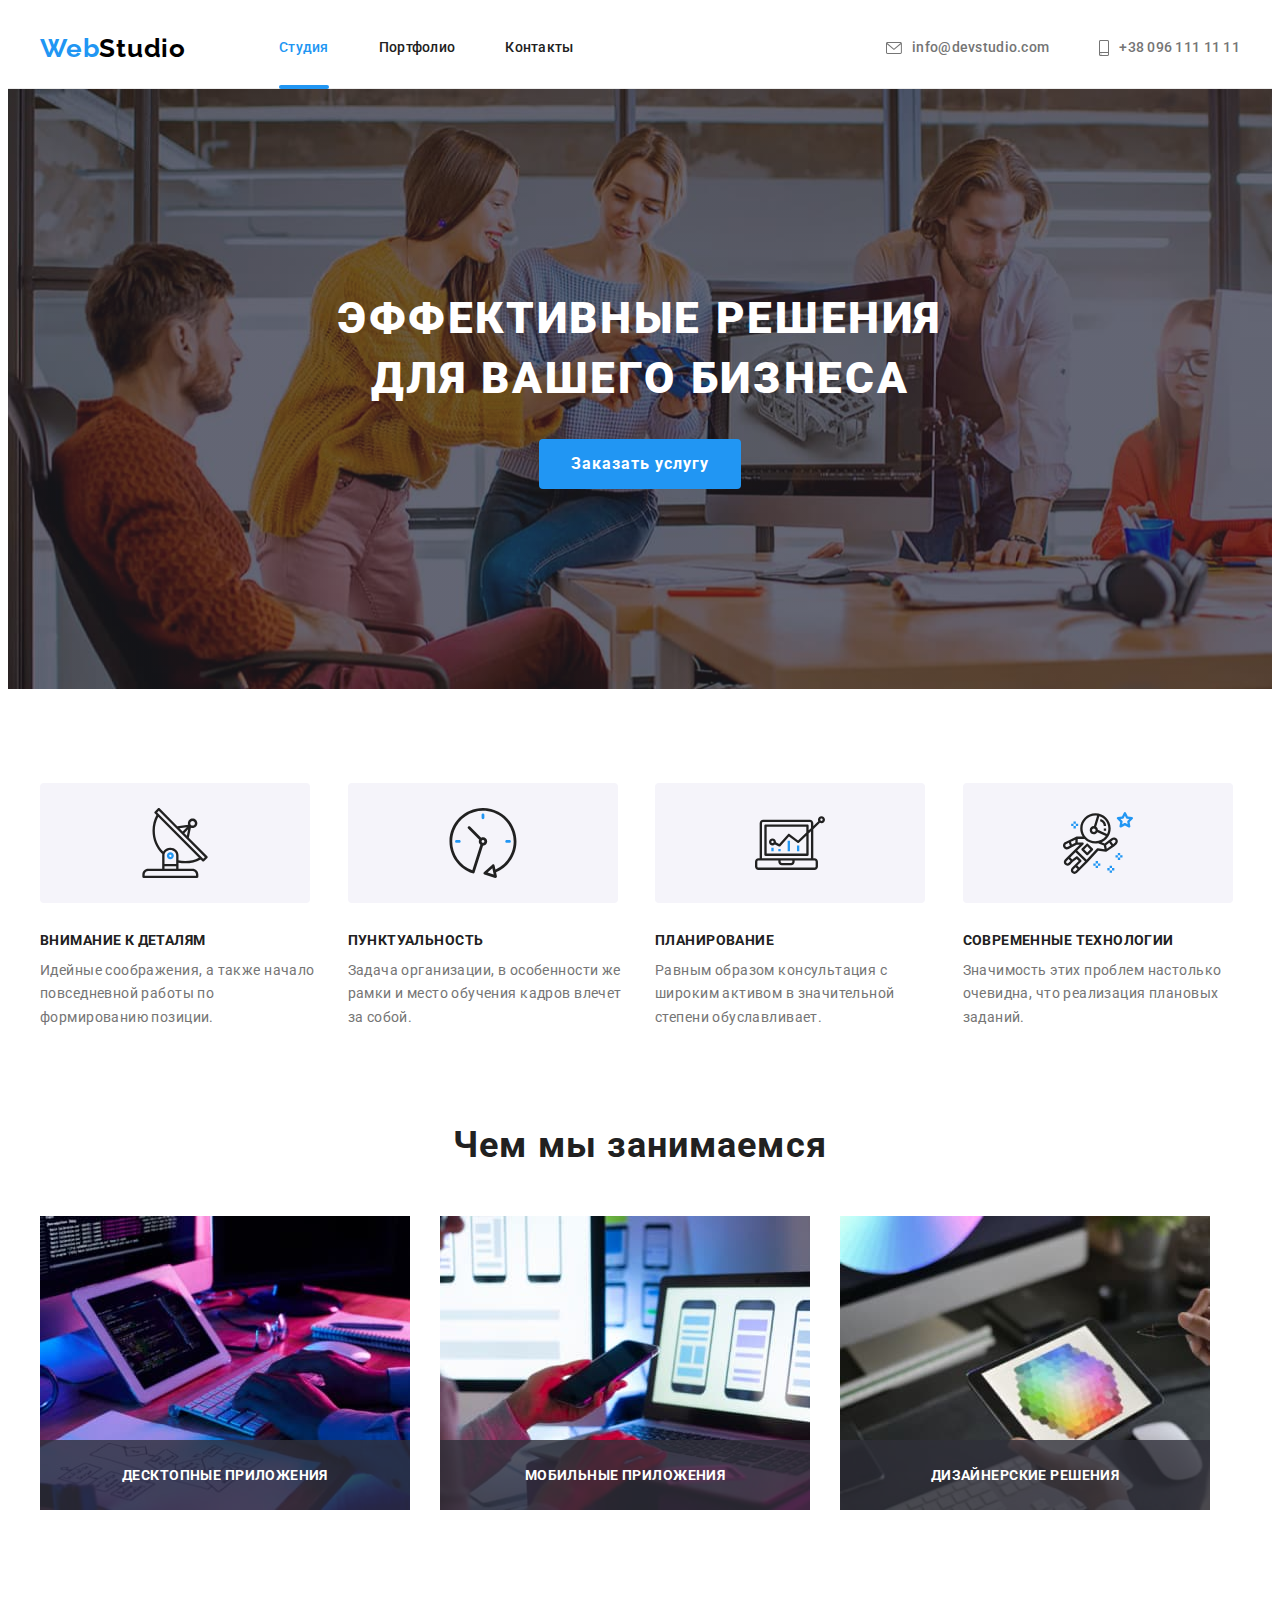
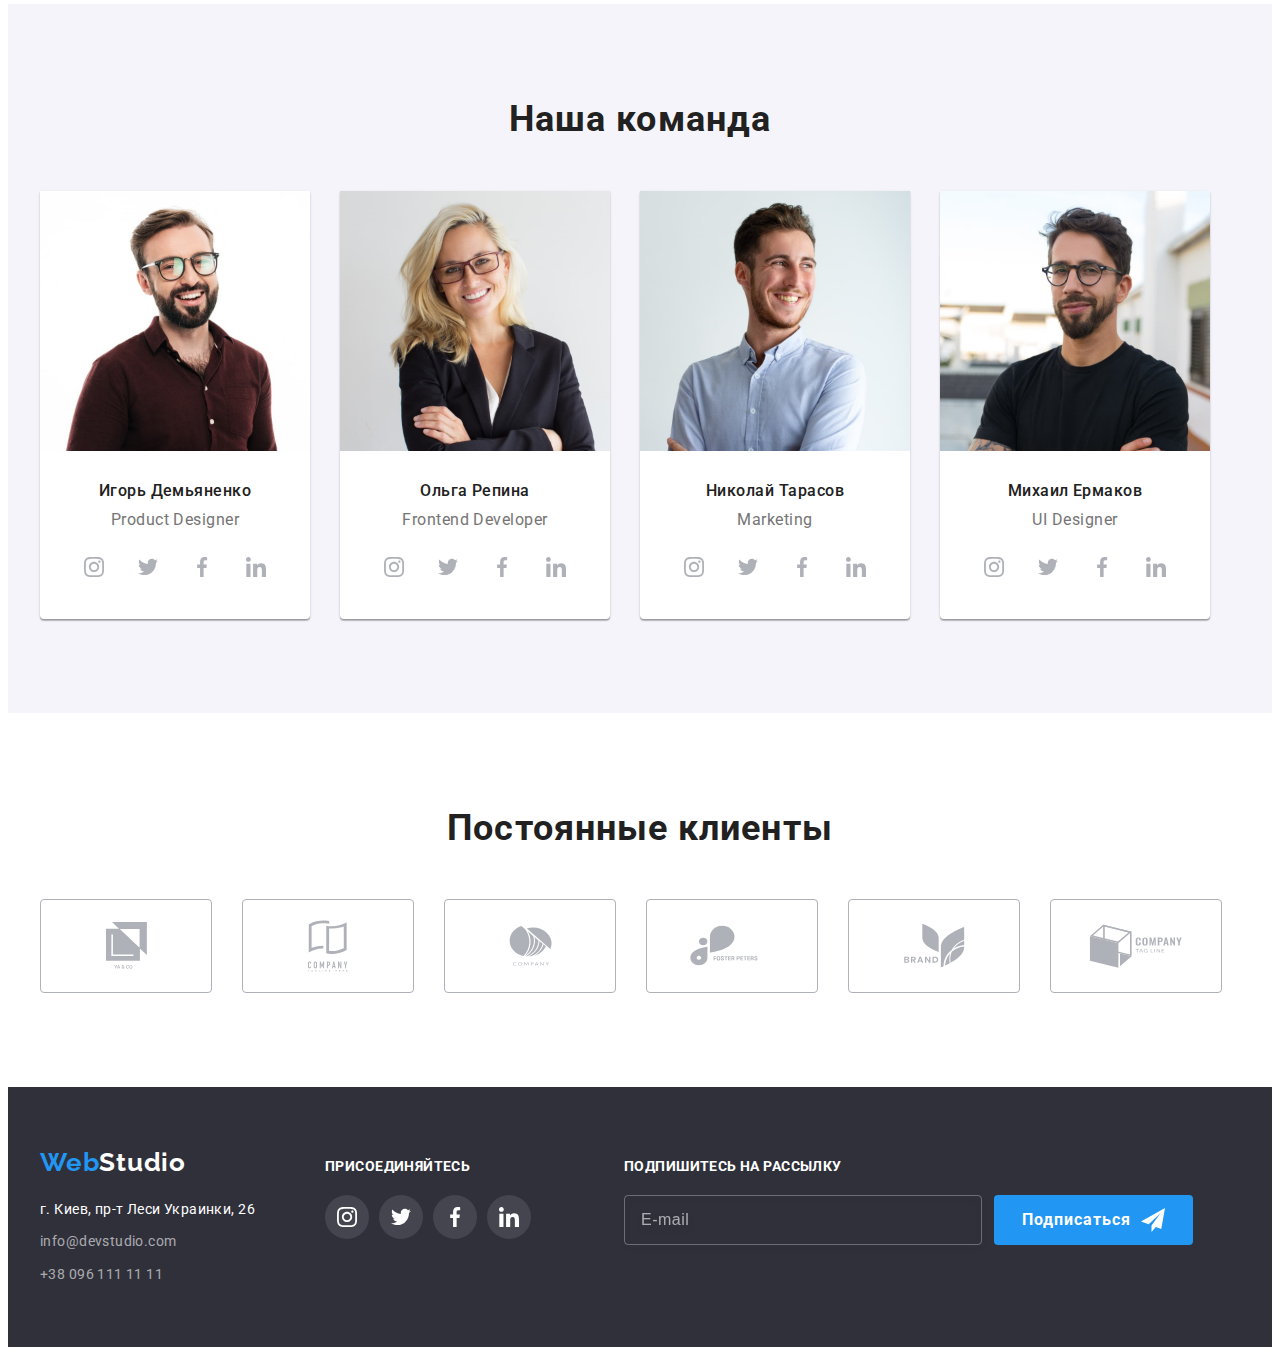
<file: index.html>
<!DOCTYPE html>
<html lang="ru">
  <head>
    <meta charset="UTF-8" />
    <meta http-equiv="X-UA-Compatible" content="IE=edge" />
    <meta name="viewport" content="width=device-width, initial-scale=1.0" />
    <title>WebStudio</title>
    <link rel="preconnect" href="https://fonts.gstatic.com" />
    <link
      href="https://fonts.googleapis.com/css2?family=Raleway:wght@700&family=Roboto:wght@400;500;700;900&display=swap"
      rel="stylesheet"/>
    <link
      rel="stylesheet"
      href="https://cdnjs.cloudflare.com/ajax/libs/modern-normalize/1.1.0/modern-normalize.min.css"
      integrity="sha512-wpPYUAdjBVSE4KJnH1VR1HeZfpl1ub8YT/NKx4PuQ5NmX2tKuGu6U/JRp5y+Y8XG2tV+wKQpNHVUX03MfMFn9Q=="
      crossorigin="anonymous"
      referrerpolicy="no-referrer"/>
    <link rel="stylesheet" href="./css/main.min.css" />
  </head>
  <body>
    <header class="header">
      <div class="container main-navigation">
        <nav class="navigation">
          <a lang="en" href="./index.html" class="logo">
            Web<span class="logo__color">Studio</span>
          </a>
          <ul class="menu list">
            <li class="menu__item">
              <a href="./index.html" class="menu__link current">Студия</a>
            </li>

            <li class="menu__item">
              <a href="./portfolio.html" class="menu__link">Портфолио</a>
            </li>

            <li class="menu__item">
              <a href="#" class="menu__link">Контакты</a>
            </li>
          </ul>
        </nav>
        <ul class="contacts list">
          <li class="contacts__item">
            <a class="contacts__link" href="mailto:info@devstudio.com">
              <svg class="contacts__icons" width="16px" height="12px">
                <use href="./images/svg/sprite.svg#icon-envelope-contact"></use>
              </svg>
              info&#64;devstudio.com
            </a>
          </li>

          <li class="contacts__item">
            <a class="contacts__link" href="tel:+380961111111">
              <svg class="contacts__icons" width="10px" height="16px">
                <use href="./images/svg/sprite.svg#icon-smartphone-contact"></use>
              </svg>
              +38 096 111 11 11
            </a>
          </li>
        </ul>
      </div>
    </header>
    <!-- MAIN -->
    <main>
      <section class="main-section">
        <div class="container">
          <h1 class="main-section__title">
            Эффективные решения<br />
            для вашего бизнеса
          </h1>
          <button data-modal-open type="button" class="main-button" aria-label="Заказать услугу">
            Заказать услугу
          </button>
        </div>
      </section>

      <!-- QUALITIES -->
      <section class="qualities">
        <div class="container">
          <h2 class="visually-hidden">Наши качества</h2>
          <ul class="qualities-list list">
            <li class="qualities-list__item">
              <div class="static-block">
                <svg class="static-block__icons">
                  <use href="./images/svg/sprite.svg#icon-antenna"></use>
                </svg>
              </div>
              <h3 class="qualities-list__tiltle">Внимание к деталям</h3>
              <p class="qualities-list__text">
                Идейные соображения, а также начало повседневной работы по формированию позиции.
              </p>
            </li>

            <li class="qualities-list__item">
              <div class="static-block">
                <svg class="static-block__icons">
                  <use href="./images/svg/sprite.svg#icon-clock"></use>
                </svg>
              </div>
              <h3 class="qualities-list__tiltle">Пунктуальность</h3>
              <p class="qualities-list__text">
                Задача организации, в особенности же рамки и место обучения кадров влечет за собой.
              </p>
            </li>

            <li class="qualities-list__item">
              <div class="static-block">
                <svg class="static-block__icons">
                  <use href="./images/svg/sprite.svg#icon-diagram"></use>
                </svg>
              </div>
              <h3 class="qualities-list__tiltle">Планирование</h3>
              <p class="qualities-list__text">
                Равным образом консультация с широким активом в значительной степени обуславливает.
              </p>
            </li>

            <li class="qualities-list__item">
              <div class="static-block">
                <svg class="static-block__icons">
                  <use href="./images/svg/sprite.svg#icon-astronaut"></use>
                </svg>
              </div>
              <h3 class="qualities-list__tiltle">Современные технологии</h3>
              <p class="qualities-list__text">
                Значимость этих проблем настолько очевидна, что реализация плановых заданий.
              </p>
            </li>
          </ul>
        </div>
      </section>
      <!-- DIRECTION -->
      <section class="direction">
        <div class="container">
          <h2 class="section-title">Чем мы занимаемся</h2>
          <ul class="direction-list list">
            <li class="direction-list__item">
              <img src="./images/studio/box1.jpg" alt="Вёрстка по алгоритму" width="370" />
              <div class="direction-lable">
                <p class="direction-lable__text">Десктопные приложения</p>
              </div>
            </li>

            <li class="direction-list__item">
              <img src="./images/studio/box2.jpg" alt="Адаптивная вёрстка" width="370" />
              <div class="direction-lable">
                <p class="direction-lable__text">Мобильные приложения</p>
              </div>
            </li>

            <li class="direction-list__item">
              <img src="./images/studio/box3.jpg" alt="Веб дизайн" width="370" />
              <div class="direction-lable">
                <p class="direction-lable__text">Дизайнерские решения</p>
              </div>
            </li>
          </ul>
        </div>
      </section>
      <!-- TEAM -->
      <section class="team">
        <div class="container">
          <h2 class="section-title">Наша команда</h2>
          <ul class="team-list list">
            <li class="team-list__item">
              <img src="./images/studio/img1.jpg" alt="Фото Игоря Демьяненка" width="270" />
              <div class="bottom-item">
                <h3 class="bottom-item__title">Игорь Демьяненко</h3>
                <p class="bottom-item__text" lang="en">Product Designer</p>
                
                <ul class="social-networks list social-networks__style">
                  <li class="social-networks__item">
                    <a class="social-networks__link link" href="#">
                      <svg class="social-networks__icons">
                        <use href="./images/svg/sprite.svg#icon-instagram"></use>
                      </svg>
                    </a>
                  </li>
                  <li class="social-networks__item">
                    <a class="social-networks__link link" href="#">
                      <svg class="social-networks__icons">
                        <use href="./images/svg/sprite.svg#icon-twitter"></use>
                      </svg>
                    </a>
                  </li>
                  <li class="social-networks__item">
                    <a class="social-networks__link link" href="#">
                      <svg class="social-networks__icons">
                        <use href="./images/svg/sprite.svg#icon-facebook"></use>
                      </svg>
                    </a>
                  </li>
                  <li class="social-networks__item">
                    <a class="social-networks__link link" href="#">
                      <svg class="social-networks__icons">
                        <use href="./images/svg/sprite.svg#icon-linkedin"></use>
                      </svg>
                    </a>
                  </li>
                </ul>
              </div>
            </li>

            <li class="team-list__item">
              <img src="./images/studio/img2.jpg" alt="Фото Ольги Репиной" width="270" />
              <div class="bottom-item">
                <h3 class="bottom-item__title">Ольга Репина</h3>
                <p class="bottom-item__text" lang="en">Frontend Developer</p>
                <ul class="social-networks list social-networks__style">
                  <li class="social-networks__item">
                    <a class="social-networks__link link" href="#">
                      <svg class="social-networks__icons">
                        <use href="./images/svg/sprite.svg#icon-instagram"></use>
                      </svg>
                    </a>
                  </li>
                  <li class="social-networks__item">
                    <a class="social-networks__link link" href="#">
                      <svg class="social-networks__icons">
                        <use href="./images/svg/sprite.svg#icon-twitter"></use>
                      </svg>
                    </a>
                  </li>
                  <li class="social-networks__item">
                    <a class="social-networks__link link" href="#">
                      <svg class="social-networks__icons">
                        <use href="./images/svg/sprite.svg#icon-facebook"></use>
                      </svg>
                    </a>
                  </li>
                  <li class="social-networks__item">
                    <a class="social-networks__link link" href="#">
                      <svg class="social-networks__icons">
                        <use href="./images/svg/sprite.svg#icon-linkedin"></use>
                      </svg>
                    </a>
                  </li>
                </ul>
              </div>
            </li>

            <li class="team-list__item">
              <img src="./images/studio/img3.jpg" alt="Фото Николая Тарасова" width="270" />
              <div class="bottom-item">
                <h3 class="bottom-item__title">Николай Тарасов</h3>
                <p class="bottom-item__text" lang="en">Marketing</p>
                <ul class="social-networks list social-networks__style">
                  <li class="social-networks__item">
                    <a class="social-networks__link link" href="#">
                      <svg class="social-networks__icons">
                        <use href="./images/svg/sprite.svg#icon-instagram"></use>
                      </svg>
                    </a>
                  </li>
                  <li class="social-networks__item">
                    <a class="social-networks__link link" href="#">
                      <svg class="social-networks__icons">
                        <use href="./images/svg/sprite.svg#icon-twitter"></use>
                      </svg>
                    </a>
                  </li>
                  <li class="social-networks__item">
                    <a class="social-networks__link link" href="#">
                      <svg class="social-networks__icons">
                        <use href="./images/svg/sprite.svg#icon-facebook"></use>
                      </svg>
                    </a>
                  </li>
                  <li class="social-networks__item">
                    <a class="social-networks__link link" href="#">
                      <svg class="social-networks__icons">
                        <use href="./images/svg/sprite.svg#icon-linkedin"></use>
                      </svg>
                    </a>
                  </li>
                </ul>
              </div>
            </li>

            <li class="team-list__item">
              <img src="./images/studio/img4.jpg" alt="Фото Михаила Ермакова" width="270" />
              <div class="bottom-item">
                <h3 class="bottom-item__title">Михаил Ермаков</h3>
                <p class="bottom-item__text" lang="en">UI Designer</p>
                <ul class="social-networks list social-networks__style">
                  <li class="social-networks__item">
                    <a class="social-networks__link link" href="#">
                      <svg class="social-networks__icons">
                        <use href="./images/svg/sprite.svg#icon-instagram"></use>
                      </svg>
                    </a>
                  </li>
                  <li class="social-networks__item">
                    <a class="social-networks__link link" href="#">
                      <svg class="social-networks__icons">
                        <use href="./images/svg/sprite.svg#icon-twitter"></use>
                      </svg>
                    </a>
                  </li>
                  <li class="social-networks__item">
                    <a class="social-networks__link link" href="#">
                      <svg class="social-networks__icons">
                        <use href="./images/svg/sprite.svg#icon-facebook"></use>
                      </svg>
                    </a>
                  </li>
                  <li class="social-networks__item">
                    <a class="social-networks__link link" href="#">
                      <svg class="social-networks__icons">
                        <use href="./images/svg/sprite.svg#icon-linkedin"></use>
                      </svg>
                    </a>
                  </li>
                </ul>
              </div>
            </li>
          </ul>
        </div>
      </section>
      <!-- CLIENTS -->
      <section class="clients">
        <div class="container">
          <h2 class="section-title">Постоянные клиенты</h2>
          <ul class="clients-list list">
            <li class="clients-list__item">
              <a class="clients-list__link" href="#">
                <svg class="clients-list__icons" width="41" height="47">
                  <use href="./images/svg/sprite.svg#icon-client-1"></use>
                </svg>
              </a>
            </li>
            <li class="clients-list__item">
              <a class="clients-list__link" href="#">
                <svg class="clients-list__icons" width="40" height="52">
                  <use href="./images/svg/sprite.svg#icon-client-2"></use>
                </svg>
              </a>
            </li>
            <li class="clients-list__item">
              <a class="clients-list__link" href="#">
                <svg class="clients-list__icons" width="43" height="41">
                  <use href="./images/svg/sprite.svg#icon-client-3"></use>
                </svg>
              </a>
            </li>
            <li class="clients-list__item">
              <a class="clients-list__link" href="#">
                <svg class="clients-list__icons" width="84" height="41">
                  <use href="./images/svg/sprite.svg#icon-client-4"></use>
                </svg>
              </a>
            </li>
            <li class="clients-list__item">
              <a class="clients-list__link" href="#">
                <svg class="clients-list__icons" width="63" height="45">
                  <use href="./images/svg/sprite.svg#icon-client-5"></use>
                </svg>
              </a>
            </li>
            <li class="clients-list__item">
              <a class="clients-list__link" href="#">
                <svg class="clients-list__icons" width="94" height="44">
                  <use href="./images/svg/sprite.svg#icon-client-6"></use>
                </svg>
              </a>
            </li>
          </ul>
        </div>
      </section>
    </main>


    <!-- FOOTER -->
    <footer class="footer">
      <div class=" container footer-block">
          <div class="address-block">
              <a class="logo footer__logo" lang="en" href="./index.html">Web<span class="footer__logo--inverse-color">Studio</span></a>
              <address class="address address-style">г. Киев, пр-т Леси Украинки, 26</address>
              <ul class="footer-list list">
                  <li class="footer-list__item">
                      <a class="footer-list__contacts" href="mailto:info@devstudio.com">info@devstudio.com</a>
                  </li>
                  <li class="footer-list__item">
                      <a class="footer-list__contacts" href="tel:+380961111111">+38 096 111 11 11</a>
                  </li>
              </ul>
          </div>
          <div class="social">
              <p class="social-text">Присоединяйтесь</p>
              
              <ul class="social-networks list">
                <li class="social-networks__item">
                  <a class="social-networks__link link social-networks--link-style" href="#">
                    <svg class="social-networks__icons">
                      <use href="./images/svg/sprite.svg#icon-instagram"></use>
                    </svg>
                  </a>
                </li>
                <li class="social-networks__item">
                  <a class="social-networks__link link social-networks--link-style" href="#">
                    <svg class="social-networks__icons">
                      <use href="./images/svg/sprite.svg#icon-twitter"></use>
                    </svg>
                  </a>
                </li>
                <li class="social-networks__item">
                  <a class="social-networks__link link social-networks--link-style" href="#">
                    <svg class="social-networks__icons">
                      <use href="./images/svg/sprite.svg#icon-facebook"></use>
                    </svg>
                  </a>
                </li>
                <li class="social-networks__item">
                  <a class="social-networks__link link social-networks--link-style" href="#">
                    <svg class="social-networks__icons">
                      <use href="./images/svg/sprite.svg#icon-linkedin"></use>
                    </svg>
                  </a>
                </li>
              </ul>
          </div>

          <div class="footer-form">
            <p class="social-text">Подпишитесь на рассылку</p>
            <form class="subscribe-form" autocomplete="off">
              <label class="visually-hidden" for="sub-email" alt="Подпишитесь на рассылку"></label>
              <input class="subscribe-form__input" type="email" name="email" id="sub-email" placeholder="E-mail" required>
              <button class="main-button footer-btn-style" type="submit" aria-label="Подписаться">
                Подписаться
                <svg class="icon-send" width="24" height="24">
                  <use href="./images/svg/sprite.svg#icon-plane-send"></use>>
                </svg>
              </button>
  
            </form>
      </div>
  </footer>
    
  <div data-modal class="backdrop is-hidden">
      <div class="modal modal-style">
        <button data-modal-close class="close-button">
          <svg class="close-button__icon-cross" width="11" height="11">
            <use href="./images/svg/sprite.svg#icon-cross"></use>
          </svg>
        </button>
        <form class="order-form" autocomplete="off">
          <p class="modal__text">Оставьте свои данные, мы вам перезвоним</p>
          <div class="form-field">
            <label class="form-field__lable" for="username">Имя</label>
            <span class="input-field">
              <input class="form-field__input" type="text" id="username" name="name" required>
                <svg class="form-field__icon" width="18" height="18">
                  <use href="./images/svg/sprite.svg#icon-form-person"></use>
                </svg>
            </span>
          </div>
          <div class="form-field">
            <label class="form-field__lable" for="phone">Телефон</label>
              <input class="form-field__input" type="tel" id="phone" name="phone" maxlength="19" required>
                <svg class="form-field__icon" width="18" height="18">
                  <use href="./images/svg/sprite.svg#icon-form-phone"></use>
                </svg>
          </div>
          <div class="form-field">
            <label class="form-field__lable" for="email">Почта</label>
              <input class="form-field__input" type="email" id="email" name="email" required>
                <svg class="form-field__icon" width="18" height="18">
                  <use href="./images/svg/sprite.svg#icon-form-email"></use>
                </svg>
          </div>
          <div class="form-field">
            <label class="form-field__lable" for="comment">Комментарий</label>
            <textarea class="form-field__textarea" name="comment" id="comment" placeholder="Введите текст"></textarea>
          </div>
          <div class="form-checkbox">
            <label class="form-checkbox__label"  for="agreement">
              <input class="form-checkbox__input  visually-hidden" type="checkbox" name="agreement" value="agreement" id="agreement">
              <span class="form-checkbox__icon"></span>
              Соглашаюсь с рассылкой и принимаю &nbsp;<a class="form-checkbox__link" href="#">Условия договора</a>
            </lable>
            </div>
          <button type="submit" class="main-button form-button-style" aria-label="Отправить">Отправить</button>
        </form>
      </div>
    </div>

    <script src="./js/modal.js"></script>
  </body>
</html>
</file>
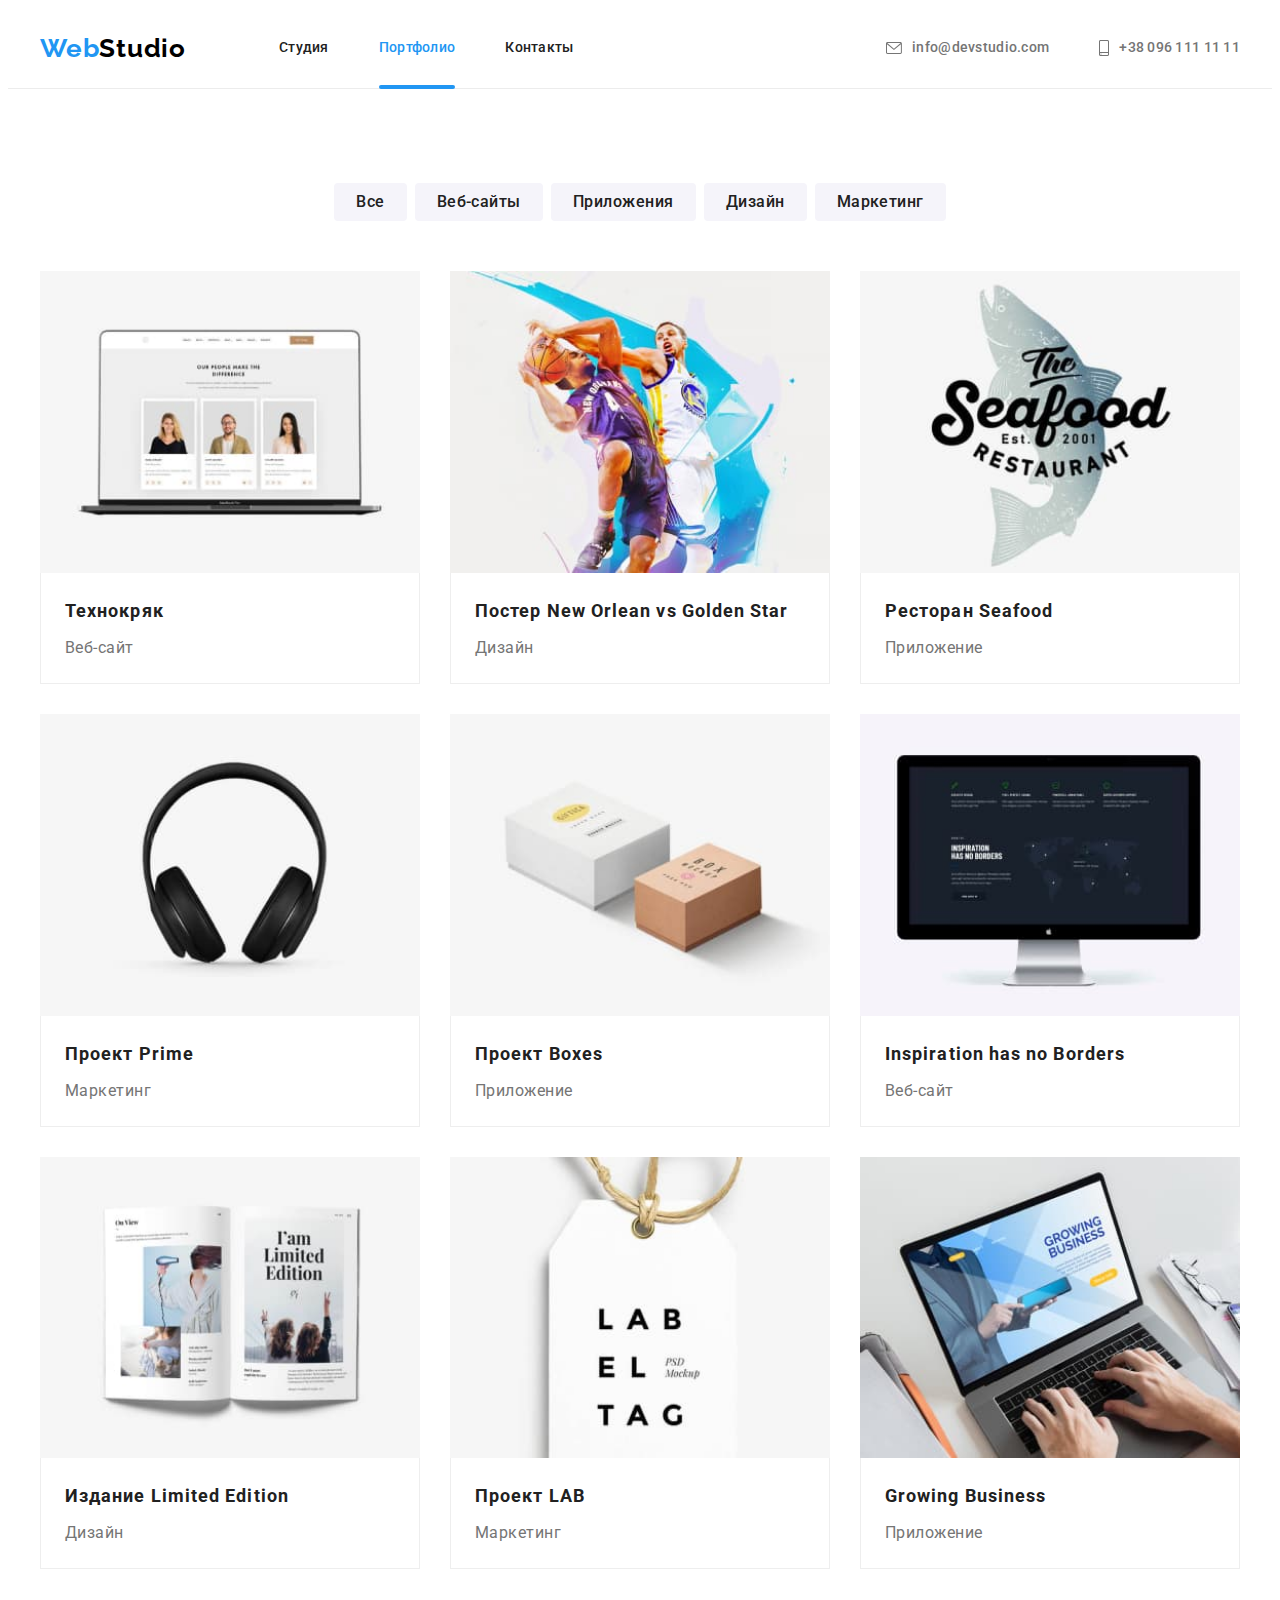
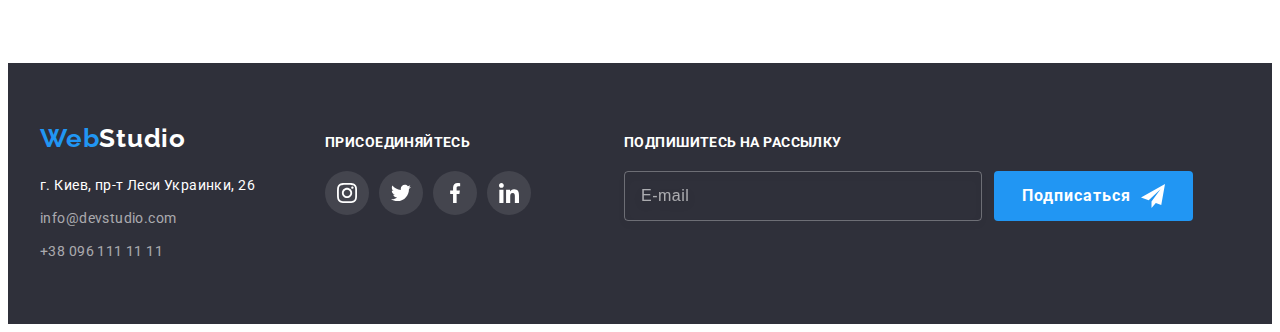
<file: portfolio.html>
<!DOCTYPE html>
<html lang="ru">
  <head>
    <meta charset="UTF-8" />
    <meta http-equiv="X-UA-Compatible" content="IE=edge" />
    <meta name="viewport" content="width=device-width, initial-scale=1.0" />
    <title>Portfolio</title>
    <link rel="preconnect" href="https://fonts.gstatic.com" />
    <link
      href="https://fonts.googleapis.com/css2?family=Raleway:wght@700&family=Roboto:wght@400;500;700;900&display=swap"
      rel="stylesheet"
    />
    <link
      rel="stylesheet"
      href="https://cdnjs.cloudflare.com/ajax/libs/modern-normalize/1.1.0/modern-normalize.min.css"
      integrity="sha512-wpPYUAdjBVSE4KJnH1VR1HeZfpl1ub8YT/NKx4PuQ5NmX2tKuGu6U/JRp5y+Y8XG2tV+wKQpNHVUX03MfMFn9Q=="
      crossorigin="anonymous"
      referrerpolicy="no-referrer"
    />
    <link rel="stylesheet" href="./css/main.min.css" />
  </head>
  <body>
    <header class="header">
      <div class="container main-navigation">
        <nav class="navigation">
          <a lang="en" href="./index.html" class="logo">
            Web<span class="logo__color">Studio</span>
          </a>
          <ul class="menu list">
            <li class="menu__item">
              <a href="./index.html" class="menu__link">Студия</a>
            </li>

            <li class="menu__item">
              <a href="./portfolio.html" class="menu__link  current">Портфолио</a>
            </li>

            <li class="menu__item">
              <a href="#" class="menu__link">Контакты</a>
            </li>
          </ul>
        </nav>
        <ul class="contacts list">
          <li class="contacts__item">
            <a class="contacts__link" href="mailto:info@devstudio.com">
              <svg class="contacts__icons icon-envelope" width="16px" height="12px">
                <use href="./images/svg/sprite.svg#icon-envelope-contact"></use>
              </svg>
              info&#64;devstudio.com
            </a>
          </li>

          <li class="contacts__item">
            <a class="contacts__link" href="tel:+380961111111">
              <svg class="contacts__icons icon-smartphone" width="10px" height="16px">
                <use href="./images/svg/sprite.svg#icon-smartphone-contact"></use>
              </svg>
              +38 096 111 11 11
            </a>
          </li>
        </ul>
      </div>
    </header>
    <main>
      <!-- PORTFOLIO -->
      <section class="portfolio">
        <div class="container">
          <h1 class="visually-hidden">Портфолио</h1>

          <ul class="filter list">
            <li class="filter__item">
              <button type="button" class="filter__button" aria-label="Все">Все</button>
            </li>
            <li class="filter__item">
              <button type="button" class="filter__button" aria-label="Веб-сайты">Веб-сайты</button>
            </li>
            <li class="filter__item">
              <button type="button" class="filter__button" aria-label="Приложения">
                Приложения
              </button>
            </li>
            <li class="filter__item">
              <button type="button" class="filter__button" aria-label="Дизайн">Дизайн</button>
            </li>
            <li class="filter__item">
              <button type="button" class="filter__button" aria-label="Маркетинг">Маркетинг</button>
            </li>
          </ul>
          <h2 class="visually-hidden">Наши работы</h2>
          <ul class="products list">
            <li class="products__item">
              <article class="card">
                <a href="#" class="products__link link">
                  <div class="products__thumb">
                    <img src="./images/portfolio/img-1.jpg" alt="Технокряк" width="370" />
                    <div class="products__overlay">
                      <p class="products__overlay-text">
                        Технокряк это современная площадка распространения коронавируса. Компании
                        используют эту платформу для цифрового шпионажа и атак на защищённые сервера
                        конкурентов.
                      </p>
                    </div>
                  </div>
                  <div class="products__bottom-block">
                    <h3 class="products__bottom-title">Технокряк</h3>
                    <p class="products__bottom-text">Веб-сайт</p>
                  </div>
                </a>
              </article>
            </li>
            <li class="products__item">
              <article class="card">
                <a href="#" class="products__link link">
                  <div class="products__thumb">
                    <img
                      src="./images/portfolio/img-2.jpg"
                      alt="Постер New Orlean vs Golden Star"
                      width="370"
                    />
                    <div class="products__overlay">
                      <p class="products__overlay-text">
                        Технокряк это современная площадка распространения коронавируса. Компании
                        используют эту платформу для цифрового шпионажа и атак на защищённые сервера
                        конкурентов.
                      </p>
                    </div>
                  </div>
                  <div class="products__bottom-block">
                    <h3 class="products__bottom-title">
                      Постер <span lang="en">New Orlean vs Golden Star</span>
                    </h3>
                    <p class="products__bottom-text">Дизайн</p>
                  </div>
                </a>
              </article>
            </li>
            <li class="products__item">
              <article class="card">
                <a href="#" class="products__link link">
                  <div class="products__thumb">
                    <img src="./images/portfolio/img-3.jpg" alt="Ресторан Seafood" width="370" />
                    <div class="products__overlay">
                      <p class="products__overlay-text">
                        Технокряк это современная площадка распространения коронавируса. Компании
                        используют эту платформу для цифрового шпионажа и атак на защищённые сервера
                        конкурентов.
                      </p>
                    </div>
                  </div>
                  <div class="products__bottom-block">
                    <h3 class="products__bottom-title">Ресторан <span lang="en">Seafood</span></h3>
                    <p class="products__bottom-text">Приложение</p>
                  </div>
                </a>
              </article>
            </li>
            <li class="products__item">
              <article class="card">
                <a href="#" class="products__link link">
                  <div class="products__thumb">
                    <img src="./images/portfolio/img-4.jpg" alt="Проект Prime" width="370" />
                    <div class="products__overlay">
                      <p class="products__overlay-text">
                        Технокряк это современная площадка распространения коронавируса. Компании
                        используют эту платформу для цифрового шпионажа и атак на защищённые сервера
                        конкурентов.
                      </p>
                    </div>
                  </div>
                  <div class="products__bottom-block">
                    <h3 class="products__bottom-title">Проект <span lang="en">Prime</span></h3>
                    <p class="products__bottom-text">Маркетинг</p>
                  </div>
                </a>
              </article>
            </li>
            <li class="products__item">
              <article class="card">
                <a href="#" class="products__link link">
                  <div class="products__thumb">
                    <img src="./images/portfolio/img-5.jpg" alt="Проект Boxes" width="370" />
                    <div class="products__overlay">
                      <p class="products__overlay-text">
                        Технокряк это современная площадка распространения коронавируса. Компании
                        используют эту платформу для цифрового шпионажа и атак на защищённые сервера
                        конкурентов.
                      </p>
                    </div>
                  </div>
                  <div class="products__bottom-block">
                    <h3 class="products__bottom-title">Проект <span lang="en">Boxes</span></h3>
                    <p class="products__bottom-text">Приложение</p>
                  </div>
                </a>
              </article>
            </li>
            <li class="products__item">
              <article class="card">
                <a href="#" class="products__link link">
                  <div class="products__thumb">
                    <img
                      src="./images/portfolio/img-6.jpg"
                      alt="Inspiration has no Borders"
                      width="370"
                    />
                    <div class="products__overlay">
                      <p class="products__overlay-text">
                        Технокряк это современная площадка распространения коронавируса. Компании
                        используют эту платформу для цифрового шпионажа и атак на защищённые сервера
                        конкурентов.
                      </p>
                    </div>
                  </div>
                  <div class="products__bottom-block">
                    <h3 class="products__bottom-title" lang="en">Inspiration has no Borders</h3>
                    <p class="products__bottom-text">Веб-сайт</p>
                  </div>
                </a>
              </article>
            </li>
            <li class="products__item">
              <article class="card">
                <a href="#" class="products__link link">
                  <div class="products__thumb">
                    <img
                      src="./images/portfolio/img-7.jpg"
                      alt="Издание Limited Edition"
                      width="370"
                    />
                    <div class="products__overlay">
                      <p class="products__overlay-text">
                        Технокряк это современная площадка распространения коронавируса. Компании
                        используют эту платформу для цифрового шпионажа и атак на защищённые сервера
                        конкурентов.
                      </p>
                    </div>
                  </div>
                  <div class="products__bottom-block">
                    <h3 class="products__bottom-title">Издание <span lang="en">Limited Edition</span></h3>
                    <p class="products__bottom-text">Дизайн</p>
                  </div>
                </a>
              </article>
            </li>
            <li class="products__item">
              <article class="card">
                <a href="#" class="products__link link">
                  <div class="products__thumb">
                    <img src="./images/portfolio/img-8.jpg" alt="Проект LAB" width="370" />
                    <div class="products__overlay">
                      <p class="products__overlay-text">
                        Технокряк это современная площадка распространения коронавируса. Компании
                        используют эту платформу для цифрового шпионажа и атак на защищённые сервера
                        конкурентов.
                      </p>
                    </div>
                  </div>
                  <div class="products__bottom-block">
                    <h3 class="products__bottom-title">Проект <span lang="en">LAB</span></h3>
                    <p class="products__bottom-text">Маркетинг</p>
                  </div>
                </a>
              </article>
            </li>
            <li class="products__item">
              <article class="card">
                <a href="#" class="products__link link">
                  <div class="products__thumb">
                    <img src="./images/portfolio/img-9.jpg" alt="Growing Business" width="370" />
                    <div class="products__overlay">
                      <p class="products__overlay-text">
                        Технокряк это современная площадка распространения коронавируса. Компании
                        используют эту платформу для цифрового шпионажа и атак на защищённые сервера
                        конкурентов.
                      </p>
                    </div>
                  </div>
                  <div class="products__bottom-block">
                    <h3 class="products__bottom-title" lang="en">Growing Business</h3>
                    <p class="products__bottom-text">Приложение</p>
                  </div>
                </a>
              </article>
            </li>
          </ul>
        </div>
      </section>
    </main>
    <!-- FOOTER -->
    <footer class="footer">
      <div class=" container footer-block">
          <div class="address-block">
              <a class="logo footer__logo" lang="en" href="./index.html">Web<span class="footer__logo--inverse-color">Studio</span></a>
              <address class="address address-style">г. Киев, пр-т Леси Украинки, 26</address>
              <ul class="footer-list list">
                  <li class="footer-list__item">
                      <a class="footer-list__contacts" href="mailto:info@devstudio.com">info@devstudio.com</a>
                  </li>
                  <li class="footer-list__item">
                      <a class="footer-list__contacts" href="tel:+380961111111">+38 096 111 11 11</a>
                  </li>
              </ul>
          </div>
          <div class="social">
              <p class="social-text">Присоединяйтесь</p>
              
              <ul class="social-networks list">
                <li class="social-networks__item">
                  <a class="social-networks__link link social-networks--link-style" href="#">
                    <svg class="social-networks__icons">
                      <use href="./images/svg/sprite.svg#icon-instagram"></use>
                    </svg>
                  </a>
                </li>
                <li class="social-networks__item">
                  <a class="social-networks__link link social-networks--link-style" href="#">
                    <svg class="social-networks__icons">
                      <use href="./images/svg/sprite.svg#icon-twitter"></use>
                    </svg>
                  </a>
                </li>
                <li class="social-networks__item">
                  <a class="social-networks__link link social-networks--link-style" href="#">
                    <svg class="social-networks__icons">
                      <use href="./images/svg/sprite.svg#icon-facebook"></use>
                    </svg>
                  </a>
                </li>
                <li class="social-networks__item">
                  <a class="social-networks__link link social-networks--link-style" href="#">
                    <svg class="social-networks__icons">
                      <use href="./images/svg/sprite.svg#icon-linkedin"></use>
                    </svg>
                  </a>
                </li>
              </ul>
          </div>

          <div class="footer-form">
            <p class="social-text">Подпишитесь на рассылку</p>
            <form class="subscribe-form" autocomplete="off">
              <label class="visually-hidden" for="sub-email" alt="Подпишитесь на рассылку"></label>
              <input class="subscribe-form__input" type="email" name="email" id="sub-email" placeholder="E-mail" required>
              <button class="main-button footer-btn-style" type="submit" aria-label="Подписаться">
                Подписаться
                <svg class="icon-send" width="24" height="24">
                  <use href="./images/svg/sprite.svg#icon-plane-send"></use>>
                </svg>
              </button>
            </form>
           </div>
    </footer>
  </body>
</html>
</file>
<file: css/main.min.css>
:root{--main-bg-color: #ffffff;--second-bg-color: #f5f4fa;--accent-bg-color: #2f303a;--main-text-color: #757575;--title-text-color: #212121;--accent-text-color: #2196f3;--hover-btn-color: #188ce8;--main-icons-color: #afb1b8;--contacts-text-color: rgba(255, 255, 255, 0.6);--bold-font: 700;--middle-font: 500;--thirty-pixels: 30px;--card-shadow: 0px 1px 3px rgba(0, 0, 0, 0.12), 0px 1px 1px rgba(0, 0, 0, 0.14),
    0px 2px 1px rgba(0, 0, 0, 0.2);--bottom-border: 1px solid #eeeeee}.visually-hidden{position:absolute;clip:rect(0 0 0 0);width:1px;height:1px;margin:-1px}body{background-color:var(--main-bg-color);color:var(--main-text-color);font-family:Roboto, sans-serif;font-weight:400}h1,h2,h3,h4,h5,h6,p{margin-top:0;margin-bottom:0}ul,ol{margin-top:0;margin-bottom:0;padding-left:0}.list{padding:0;margin:0;list-style:none}.link{text-decoration:none}img{display:block;min-width:100%;height:auto}.container{width:1200px;margin-left:auto;margin-right:auto;padding-left:15px;padding-right:15px}.section-title{margin-top:0;margin-bottom:50px;font-weight:var(--bold-font);font-size:36px;line-height:1.17;text-align:center;letter-spacing:0.03em;color:var(--title-text-color)}.social-networks{display:flex;justify-content:center}.social-networks__style{margin:16px 32px 0}.social-networks__item{display:flex}.social-networks__item:not(:last-child){margin-right:10px}.social-networks__link{display:flex;justify-content:center;align-items:center;width:44px;height:44px;border-radius:50% 50%;fill:var(--main-icons-color);transition:border-radius 250ms cubic-bezier(0.4, 0, 0.2, 1),background-color 250ms cubic-bezier(0.4, 0, 0.2, 1),fill 250ms cubic-bezier(0.4, 0, 0.2, 1)}.social-networks__link:hover,.social-networks__link:focus{border-radius:50% 50%;background-color:var(--accent-text-color);fill:var(--main-bg-color)}.social-networks--link-style{background-color:rgba(255,255,255,0.1);fill:var(--main-bg-color)}.social-networks__icons{width:20px;height:20px}.backdrop{position:fixed;top:0;left:0;width:100%;height:100%;background:rgba(0,0,0,0.2);opacity:1;transition:opacity 250ms cubic-bezier(0.4, 0, 0.2, 1)}.backdrop.is-hidden{opacity:0;pointer-events:none}.backdrop.is-hidden .modal{transform:translate(-50%, -50%) scale(0.7)}.modal-style{position:absolute;top:50%;left:50%}.modal{width:528px;height:581px;padding:40px;border-radius:4px;box-shadow:0px 1px 3px rgba(0,0,0,0.12),0px 1px 1px rgba(0,0,0,0.14),0px 2px 1px rgba(0,0,0,0.2);background:var(--main-bg-color);transform:translate(-50%, -50%) scale(1);transition:transform 250ms cubic-bezier(0.4, 0, 0.2, 1)}.close-button{position:absolute;top:8px;right:8px;width:30px;height:30px;padding:0;border:1px solid rgba(0,0,0,0.1);border-radius:50% 50%;box-sizing:border-box;cursor:pointer;background:transparent;transition:fill 250ms cubic-bezier(0.4, 0, 0.2, 1)}.close-button:hover,.close-button:focus{fill:var(--accent-text-color)}.close-button__icon-cross{position:absolute;top:8px;right:8px}.order-form{display:flex;flex-direction:column}.modal__text{margin-bottom:12px;font-weight:var(--bold-font);font-size:20px;line-height:1.15;text-align:center;letter-spacing:0.03em;color:var(--title-text-color)}.form-field{position:relative;margin-bottom:10px}.form-field:nth-child(5){margin-bottom:20px}.form-field__lable{display:inline-block;margin-bottom:4px;font-size:12px;line-height:14px;letter-spacing:0.01em;color:var(--main-text-color)}.form-field__input{width:448px;height:40px;padding-left:42px;border:1px solid rgba(33,33,33,0.2);box-sizing:border-box;border-radius:4px;transition:border 250ms cubic-bezier(0.4, 0, 0.2, 1)}.form-field__input:hover,.form-field__input:focus{border:1px solid var(--accent-text-color);box-sizing:border-box;border-radius:4px;outline:none}.form-field__icon{display:inline-block;position:absolute;top:32px;left:12px;fill:#000;transition:fill 250ms cubic-bezier(0.4, 0, 0.2, 1)}.form-field__input:hover ~ .form-field__icon,.form-field__input:focus ~ .form-field__icon{fill:var(--accent-text-color)}.form-field__textarea{width:100%;height:120px;padding:12px 16px;border:1px solid rgba(33,33,33,0.2);box-sizing:border-box;border-radius:4px;resize:none;transition:border 250ms cubic-bezier(0.4, 0, 0.2, 1)}.form-field__textarea:hover,.form-field__textarea:focus{border:1px solid var(--accent-text-color);box-sizing:border-box;border-radius:4px;outline:none}.form-field__textarea::placeholder{font-size:12px;line-height:1.16;letter-spacing:0.01em;color:rgba(117,117,117,0.5)}.form-checkbox{margin-bottom:30px;font-size:14px;line-height:1.71px;letter-spacing:0.03em;color:var(--main-text-color)}.form-checkbox__label{display:flex;align-items:center;justify-content:center}.form-checkbox__icon{display:inline-block;width:16px;height:15px;margin-right:8px;border:2px solid var(--title-text-color);border-radius:3px;transition:background-color 250ms cubic-bezier(0.4, 0, 0.2, 1);cursor:pointer}.form-checkbox__input:checked+.form-checkbox__icon{border:none;background-color:var(--accent-text-color);background-image:url(../images/svg/check-on.svg);background-size:contain}.form-checkbox__link{text-decoration-line:underline;color:var(--accent-text-color)}.form-button-style{position:absolute;bottom:40px;left:264px;transform:translateX(-50%);width:200px;height:50px;padding:10px 55px}.main-button{padding:10px 32px;cursor:pointer;font-family:inherit;font-weight:var(--bold-font);font-size:16px;line-height:1.87;text-align:center;letter-spacing:0.06em;border-radius:4px;color:var(--main-bg-color);background-color:var(--accent-text-color);border-style:none;transition:background-color 250ms cubic-bezier(0.4, 0, 0.2, 1),box-shadow 250ms cubic-bezier(0.4, 0, 0.2, 1)}.main-button:hover,.main-button:focus{background-color:var(--hover-btn-color);box-shadow:0px 4px 4px rgba(0,0,0,0.15)}.header{border-bottom:1px solid #ececec}.main-navigation{display:flex;align-items:center}.navigation{display:flex;align-items:center}.logo{text-decoration:none;color:var(--accent-text-color);font-family:Raleway;font-weight:var(--bold-font);font-size:26px;line-height:1.19;letter-spacing:0.03em}.logo__color{color:#000}.menu{display:flex;margin-left:93px}.menu__item+.menu__item{margin-left:50px}.menu__link{position:relative;display:block;padding-top:32px;padding-bottom:32px;color:var(--title-text-color);text-decoration:none;font-weight:var(--middle-font);font-size:14px;line-height:1.14;letter-spacing:0.02em;transition:color 250ms cubic-bezier(0.4, 0, 0.2, 1)}.menu__link:hover,.menu__link:focus{color:var(--accent-text-color)}.current{color:var(--accent-text-color)}.current::after{content:'';position:absolute;left:0;bottom:-1px;width:100%;height:4px;display:block;background:#2196f3;border-radius:2px}.contacts{display:flex;margin-left:auto}.contacts__item{display:flex}.contacts__item+.contacts__item{margin-left:50px}.contacts__link{display:flex;align-items:center;width:100%;padding-top:32px;padding-bottom:32px;text-decoration:none;font-weight:var(--middle-font);font-size:14px;line-height:1.14;letter-spacing:0.02em;color:var(--main-text-color);transition:color 250ms cubic-bezier(0.4, 0, 0.2, 1)}.contacts__link:hover,.contacts__link:focus{color:var(--accent-text-color)}.contacts__icons{margin-right:10px;fill:currentColor}.main-section{max-width:1600px;margin-left:auto;margin-right:auto;padding-top:200px;padding-bottom:200px;background:linear-gradient(rgba(47,48,58,0.4), rgba(47,48,58,0.4)),url(../images/studio/main-bgi.jpg),#c4c4c4;text-align:center}.main-section .main-section__title{margin-top:0;margin-bottom:30px;font-weight:900;font-size:44px;line-height:1.36;letter-spacing:0.06em;color:var(--main-bg-color);text-transform:uppercase}.qualities{padding-top:94px;padding-bottom:94px}.qualities-list{display:flex}.qualities-list__item{flex-basis:calc(100% / 4)}.qualities-list__item:not(:last-child){margin-right:30px}.qualities-list__tiltle{margin-top:0;margin-bottom:10px;font-weight:var(--bold-font);font-size:14px;line-height:1.14;letter-spacing:0.03em;color:var(--title-text-color);text-transform:uppercase}.qualities-list__text{margin-top:0;margin-bottom:0;font-size:14px;line-height:1.71;letter-spacing:0.03em;color:var(--main-text-color)}.static-block{display:flex;justify-content:center;align-items:center;margin-bottom:30px;width:270px;height:120px;background-color:var(--second-bg-color);border-radius:4px}.static-block__icons{width:70px;height:70px}.direction{padding-bottom:94px}.direction-lable{position:absolute;bottom:0;left:0;display:flex;justify-content:center;align-items:center;width:100%;height:70px;background:rgba(47,48,58,0.8)}.direction-lable__text{font-weight:var(--bold-font);font-size:14px;line-height:1.42;letter-spacing:0.03em;text-transform:uppercase;color:var(--main-bg-color)}.direction-list{display:flex}.direction-list__item{position:relative}.direction-list__item:not(:last-child){margin-right:30px}.team{padding-top:94px;padding-bottom:94px;background-color:var(--second-bg-color)}.team-list{display:flex}.team-list__item{background-color:var(--main-bg-color);border-radius:0px 0px 4px 4px;box-shadow:var(--card-shadow)}.team-list__item:not(:last-child){margin-right:30px}.team .bottom-item{padding-top:30px;padding-bottom:30px}.team .bottom-item__title{margin-top:0;margin-bottom:10px;font-weight:var(--middle-font);font-size:16px;line-height:1.19;text-align:center;letter-spacing:0.03em;color:var(--title-text-color)}.team .bottom-item__text{margin-top:0;margin-bottom:0;font-size:16px;line-height:1.19;text-align:center;letter-spacing:0.03em;color:var(--main-text-color)}.clients{padding-top:94px;padding-bottom:94px}.clients-list{display:flex}.clients-list__item:not(:last-child){margin-right:30px}.clients-list__link{display:flex;align-items:center;justify-content:center;width:170px;height:92px;border:1px solid var(--main-icons-color);border-radius:4px;fill:var(--main-icons-color);transition:fill 250ms cubic-bezier(0.4, 0, 0.2, 1),border 250ms cubic-bezier(0.4, 0, 0.2, 1)}.clients-list__link:hover,.clients-list__link:focus{fill:var(--accent-text-color);border:1px solid var(--accent-text-color)}.portfolio{padding-top:94px;padding-bottom:94px}.filter{display:flex;margin-bottom:50px;justify-content:center}.filter__item+.filter__item{margin-left:8px}.filter__button{padding:6px 22px;font-family:inherit;cursor:pointer;font-weight:var(--middle-font);font-size:16px;line-height:1.62;text-align:center;letter-spacing:0.03em;color:var(--title-text-color);background-color:var(--second-bg-color);border-color:transparent;border-style:none;border-radius:4px;transition:color 250ms cubic-bezier(0.4, 0, 0.2, 1),background-color 250ms cubic-bezier(0.4, 0, 0.2, 1),box-shadow 250ms cubic-bezier(0.4, 0, 0.2, 1)}.filter__button:hover,.filter__button:focus{color:var(--main-bg-color);background-color:var(--accent-text-color);box-shadow:0px 2px 2px 0px rgba(0,0,0,0.12),0px 1px 2px 0px rgba(0,0,0,0.08),0px 3px 1px 0px rgba(0,0,0,0.1)}.products{display:flex;flex-wrap:wrap;margin-top:calc(-1 * var(--thirty-pixels));margin-left:calc(-1 * var(--thirty-pixels))}.products__item{background:var(--main-bg-color);flex-basis:calc(100% / 3 - var(--thirty-pixels));margin-top:var(--thirty-pixels);margin-left:var(--thirty-pixels);transition:transform 250ms cubic-bezier(0.4, 0, 0.2, 1)}.products__item:hover,.products__item:focus{box-shadow:0px 1px 1px rgba(0,0,0,0.12),0px 4px 4px rgba(0,0,0,0.06),1px 4px 6px rgba(0,0,0,0.16)}.products__thumb{position:relative;overflow:hidden}.products__overlay{position:absolute;top:0;left:0;width:100%;height:100%;display:flex;justify-content:center;align-items:center;padding:63px 24px;background:rgba(33,150,243,0.9);transform:translateY(101%);transition:transform 250ms cubic-bezier(0.4, 0, 0.2, 1)}.products__item:hover .products__overlay,.products__item:hover .products__overlay{transform:translateY(0)}.products__overlay-text{font-size:18px;line-height:1.56;letter-spacing:0.03em;color:var(--main-bg-color)}.products__bottom-block{padding:20px 24px;border-right:var(--bottom-border);border-bottom:var(--bottom-border);border-left:var(--bottom-border)}.products__bottom-title{margin-top:0;margin-bottom:4px;font-weight:var(--bold-font);font-size:18px;line-height:2;letter-spacing:0.06em;color:var(--title-text-color)}.products__bottom-text{margin-top:0;margin-bottom:0;font-size:16px;line-height:1.87;letter-spacing:0.03em;color:var(--main-text-color)}.footer{padding-top:60px;padding-bottom:60px;background-color:var(--accent-bg-color)}.footer-block{display:flex;align-items:baseline}.footer__logo{display:inline-block;margin-bottom:20px}.address-block{margin-right:70px}.address{font-style:normal;font-size:14px;line-height:1.7;letter-spacing:0.03em;color:var(--main-bg-color)}.address-style{margin-bottom:9px}.footer__logo--inverse-color{color:var(--main-bg-color)}.footer-list__item:not(:last-child){margin-bottom:9px}.footer-list__contacts{padding-top:4px;padding-bottom:4px;text-decoration:none;font-size:14px;line-height:1.7;letter-spacing:0.03em;color:var(--contacts-text-color);transition:color 250ms cubic-bezier(0.4, 0, 0.2, 1)}.footer-list__contacts:hover,.footer-list__contacts:focus{color:var(--accent-text-color)}.social{margin-right:93px}.social-text{margin-bottom:20px;padding:0;font-weight:var(--bold-font);font-size:14px;line-height:1.14;letter-spacing:0.03em;text-transform:uppercase;color:var(--main-bg-color)}.subscribe-form{display:flex}.subscribe-form__input{width:358px;height:50px;margin-right:12px;padding:15px 16px;font-size:16px;line-height:1.25;letter-spacing:0.03em;border:1px solid rgba(255,255,255,0.3);box-sizing:border-box;filter:drop-shadow(0px 4px 4px rgba(0,0,0,0.15));border-radius:4px;outline:none;color:rgba(255,255,255,0.6);background-color:transparent;transition:border 250ms cubic-bezier(0.4, 0, 0.2, 1)}.subscribe-form__input::placeholder{color:rgba(255,255,255,0.6);transition:color 250ms cubic-bezier(0.4, 0, 0.2, 1)}.subscribe-form__input:hover,.subscribe-form__input:focus{border-color:var(--accent-text-color);color:var(--main-bg-color);outline:none}.subscribe-form__input:hover::placeholder,.subscribe-form__input:focus::placeholder{color:var(--accent-text-color)}.subscribe-button{padding:10px 32px;cursor:pointer;font-family:inherit;font-weight:var(--bold-font);font-size:16px;line-height:1.87;text-align:center;letter-spacing:0.06em;border-radius:4px;color:var(--main-bg-color);background-color:var(--accent-text-color);border-style:none;transition:background-color 250ms cubic-bezier(0.4, 0, 0.2, 1),box-shadow 250ms cubic-bezier(0.4, 0, 0.2, 1)}.subscribe-button:hover,.subscribe-button:focus{background-color:var(--hover-btn-color);box-shadow:0px 4px 4px rgba(0,0,0,0.15)}.footer-btn-style{display:flex;align-items:center;justify-content:center;padding:10px 28px}.icon-send{margin-left:10px;fill:var(--main-bg-color)}
/*# sourceMappingURL=main.min.css.map */
</file>
